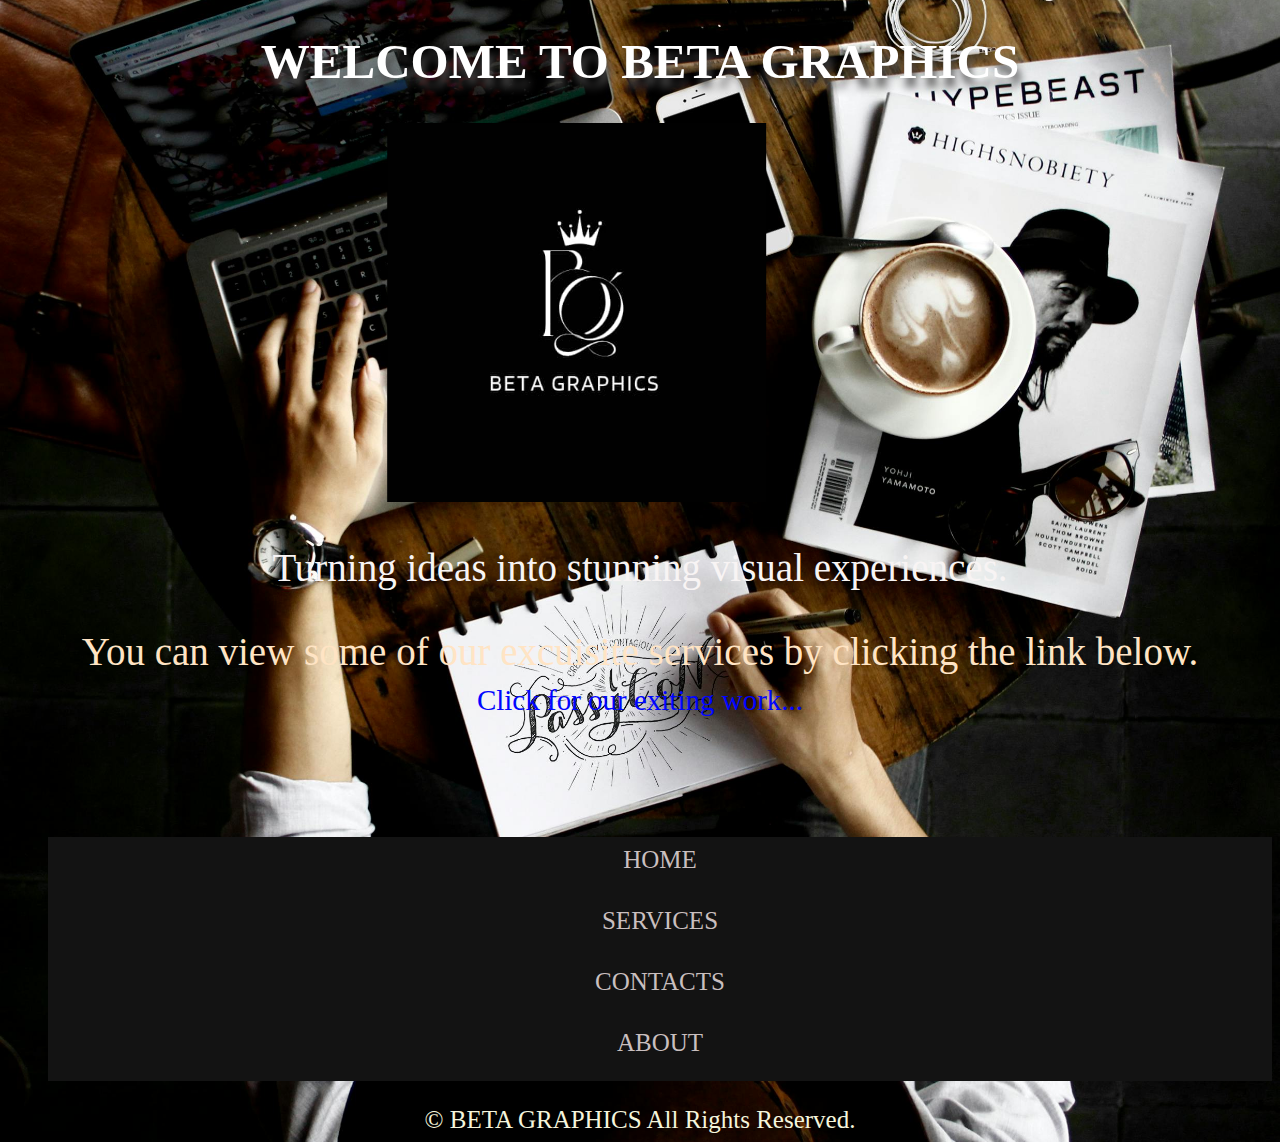
<file: index.html>
<!DOCTYPE html>
<html lang="en">
<head>
    <meta charset="UTF-8">
    <meta name="viewport" content="width=device-width, initial-scale=1.0">
    <title>BETA GRAPHICS</title>
    <link rel="stylesheet" href="style.css">
    <link rel="icon" href="BG.jpg">
    <style>
        body{
            background-image: url(PICTURES/p3.jpeg);
            background-repeat: no-repeat;
            background-position: center;
            background-size: cover;
            color: beige;
        }
        h1{
            color: rgb(241, 241, 117);
            text-shadow: 3px 9px  9px rgb(77, 76, 76);       
          }
        p{
            color: bisque;
        }
    </style>
</head>
<body>
    <section class="s1">
    <h1 id="h1">WELCOME TO BETA GRAPHICS</h1>
    <img src="BG.jpg" id="img" style="margin: 0px;">
    <p id="p1">Turning ideas into stunning visual experiences.</p>
    <p id="p2">You can view some of our excuisite services by clicking the link below. 
        <br><a href="services.html" id="a1" style="text-align: center;">Click for our exiting work...</a></p>
   
    <br><br><br>
</section>
    <nav class="navbar">
    
        <ul style="font-size: 25px;">
            <li><a href="index.html">HOME</a></li>
            <li><a href="services.html">SERVICES</a></li>
            <li><a href="contacts.html">CONTACTS</a></li>
            <li><a href="about.html">ABOUT</a></li>
        </ul>
    </nav>
    <footer style="text-align: center;font-size: 25px;">&copy; BETA GRAPHICS All Rights Reserved.</footer>



    <script src="index.js"></script>
</body>
</html>
</file>
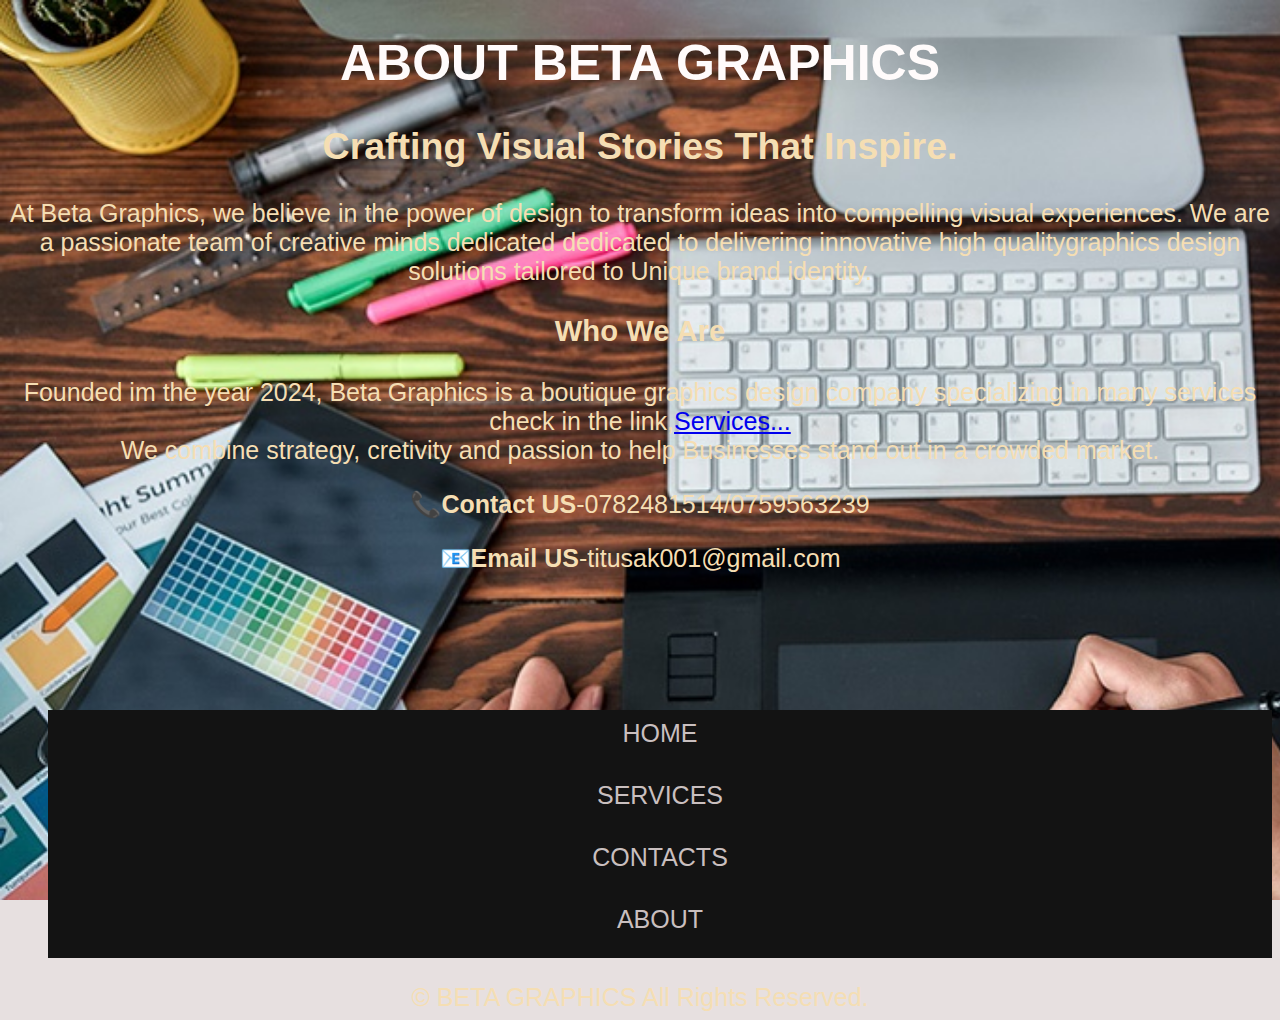
<file: about.html>
<!DOCTYPE html>
<html lang="en">
<head>
    <meta charset="UTF-8">
    <meta name="viewport" content="width=device-width, initial-scale=1.0">
    <title>BETA GRAPHICS</title>
    <link rel="stylesheet" href="style.css">
    <link rel="icon" href="BG.jpg">
    <style>
        body{
            text-align: center;
            font-family:'Lucida Sans', 'Lucida Sans Regular', 'Lucida Grande', 'Lucida Sans Unicode', Geneva, Verdana, sans-serif;
            font-size: 25px;
            background-image: url(PICTURES/p4.jpg);
            background-repeat: no-repeat;
            background-size: cover;
            background-attachment: fixed;
            color:wheat;
        }
    </style>
</head>
<body>
    <h1>ABOUT BETA GRAPHICS</h1>
    <h2>Crafting Visual Stories That Inspire.</h2>
    <p>At Beta Graphics, we believe in the power of design to transform ideas into
        compelling visual experiences. We are a passionate team  of creative minds dedicated 
        dedicated to delivering innovative high qualitygraphics design solutions tailored to Unique
        brand identity. 
    </p>
    <h3>Who We Are</h3>
    <p>
        Founded im the year 2024, Beta Graphics is a boutique graphics design company specializing in many 
        services check in the link,<a href="services.html">Services...</a> <br>
        We combine strategy, cretivity and passion to help Businesses stand out in a crowded market.
    </p>
    <p>📞<strong>Contact US</strong>-0782481514/0759563239</p>
    <p>📧<strong>Email US</strong>-titusak001@gmail.com</p>
    
    

    

    <nav class="navbar"><br><br><br>
        <ul>
            <li><a href="index.html">HOME</a></li>
            <li><a href="services.html">SERVICES</a></li>
            <li><a href="contacts.html">CONTACTS</a></li>
            <li><a href="about.html">ABOUT</a></li>
        </ul>
    </nav>
    <footer>&copy; BETA GRAPHICS All Rights Reserved.</footer>



    <script src="index.js"></script>
</body>
</html>
</file>
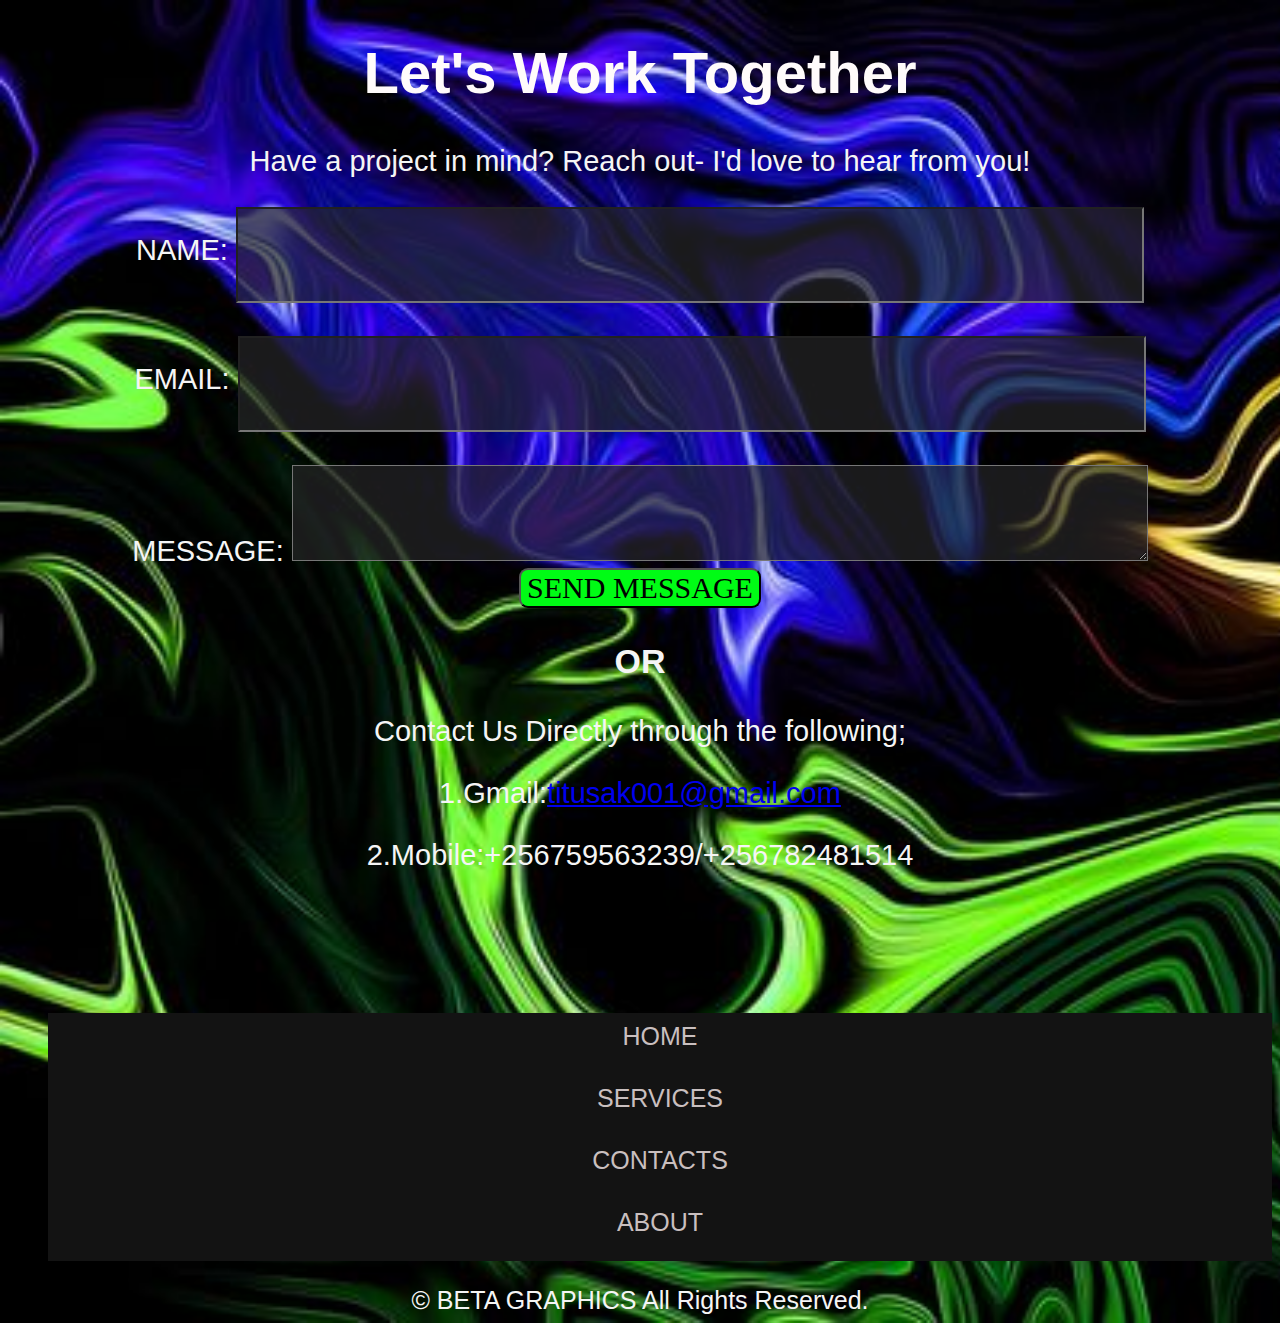
<file: contacts.html>
<!DOCTYPE html>
<html lang="en">
<head>
    <meta charset="UTF-8">
    <meta name="viewport" content="width=device-width, initial-scale=1.0">
    <title>BETA GRAPHICS</title>
    <link rel="stylesheet" href="style.css">
    <link rel="icon" href="BG.jpg"> 
    <style>
        div{
            font-size: 29px;
            font-family: 'Lucida Sans', 'Lucida Sans Regular', 'Lucida Grande', 'Lucida Sans Unicode', Geneva, Verdana, sans-serif;
            text-align: center;
        }
        #message{
            height: 90px;
            width: 850px;
        }
        label{
            font-family: 'Lucida Sans', 'Lucida Sans Regular', 'Lucida Grande', 'Lucida Sans Unicode', Geneva, Verdana, sans-serif;
            font-size: 29px;
        }
        input{
            height: 90px;
            width: 900px;
        }
        #b1{
            font-size: 30px;
            border-radius: 9px;
            font-family: Cambria, Cochin, Georgia, Times, 'Times New Roman', serif;
            
        }
        #b1:hover{
            background-color: rgb(139, 139, 235);
        }
        body{
            text-align: center;
            font-family:'Lucida Sans', 'Lucida Sans Regular', 'Lucida Grande', 'Lucida Sans Unicode', Geneva, Verdana, sans-serif;
            font-size: 25px;
            background-image: url(PICTURES/p1.jpg);
            background-repeat: no-repeat;
            background-size: cover;
            color: whitesmoke;
        }
    </style>
</head>
<body>
    <div class="container">
    <h1>Let's Work Together</h1>
    <p style="text-align: center;">Have a project in mind? Reach out- I'd love to hear from you!</p>
    <form action="https://formsubmit.co/titusak001@gmail.com" method="POST">
        <label for="name">NAME:</label>
        <input type="text" id="name" name="name" required><br><br>
        <label for="email">EMAIL:</label>
        <input type="email" id="email" name="email" required><br><br>
        <label for="message">MESSAGE:</label>
        <textarea id="message" name="message" rows="5" required></textarea><br>
        <button type="submit" id="b1">SEND MESSAGE</button>
    </form>
</div>
<div class="other">
     <h3>OR</h3>
     <p>Contact Us Directly through the following;</p>
     <p>1.Gmail:<a href="mailto:titusak001@gmail">titusak001@gmail.com</a></p>
     <p>2.Mobile:+256759563239/+256782481514</p>    
</div>
    <nav class="navbar"><br><br><br>
        <ul>
            <li><a href="index.html">HOME</a></li>
            <li><a href="services.html">SERVICES</a></li>
            <li><a href="contacts.html">CONTACTS</a></li>
            <li><a href="about.html">ABOUT</a></li>
        </ul>
    </nav>
    <footer>&copy; BETA GRAPHICS All Rights Reserved.</footer>



    <script src="index.js"></script>
</body>
</html>
</file>
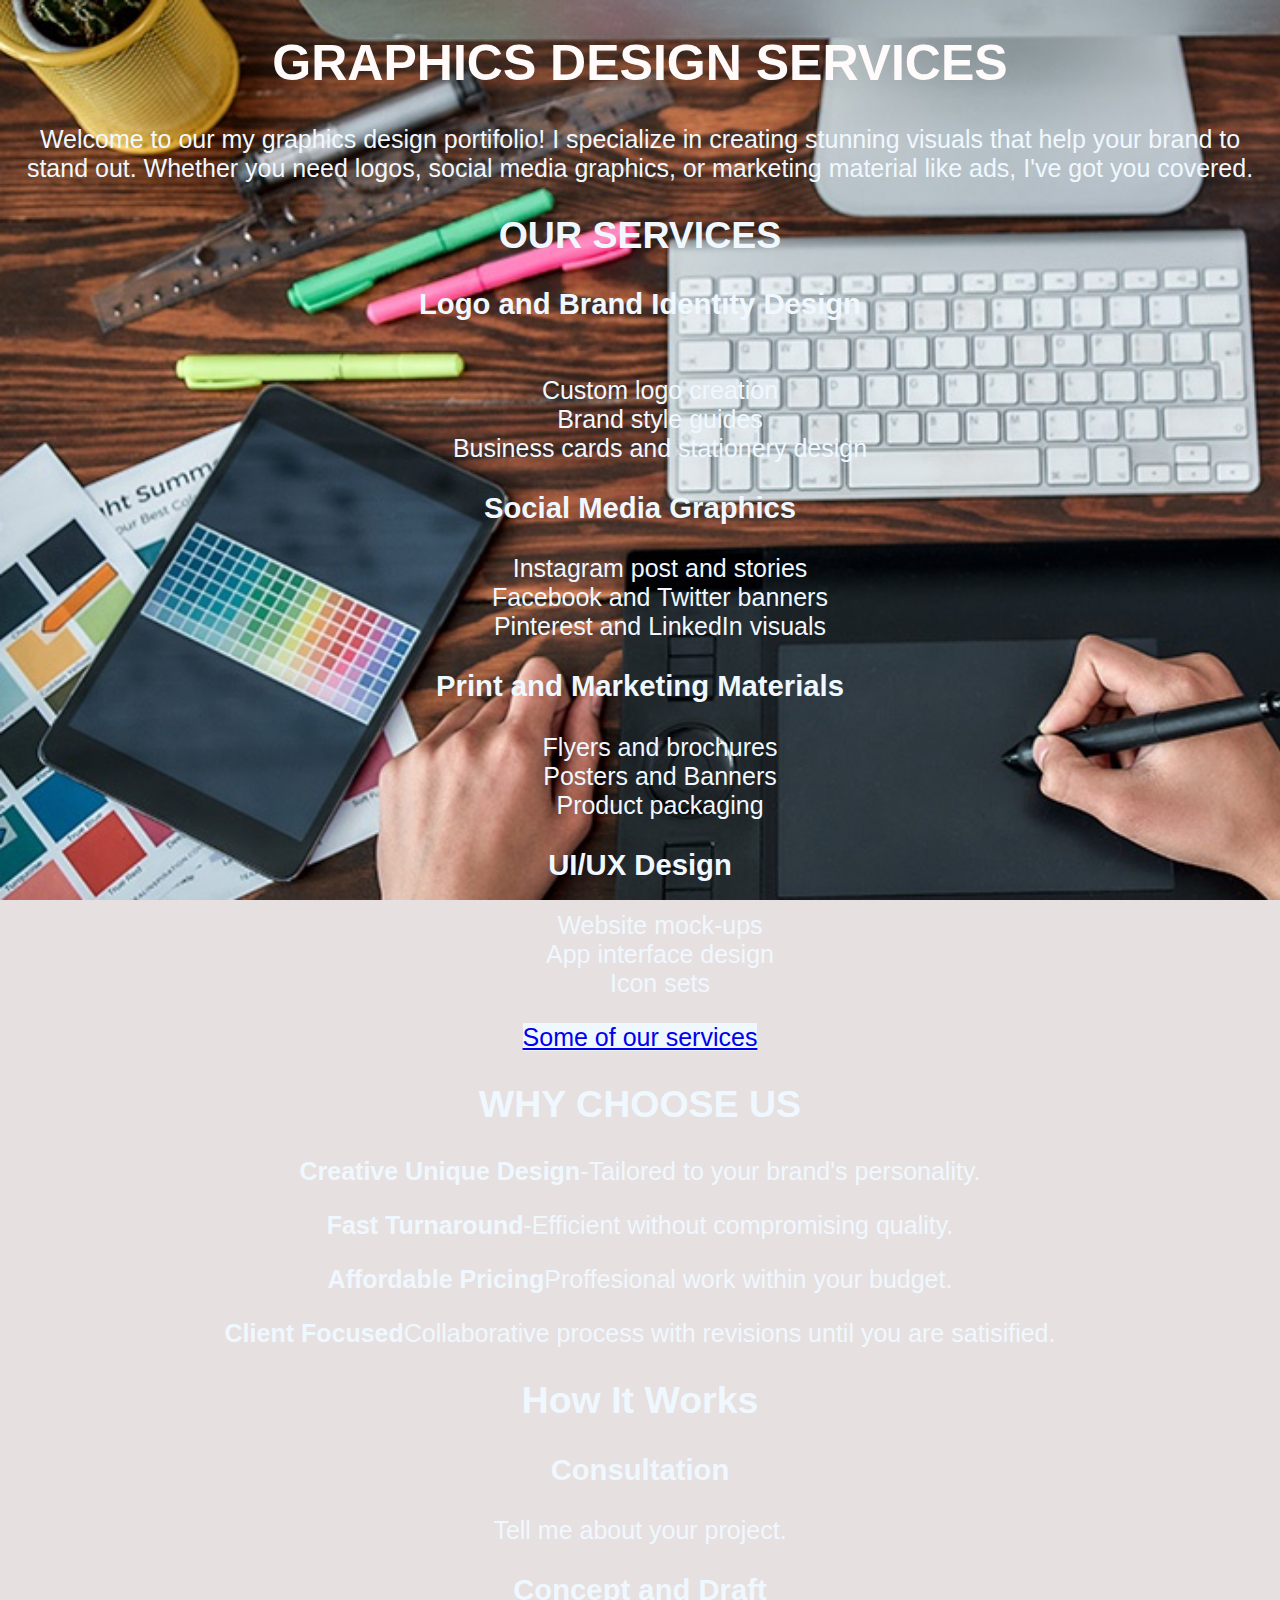
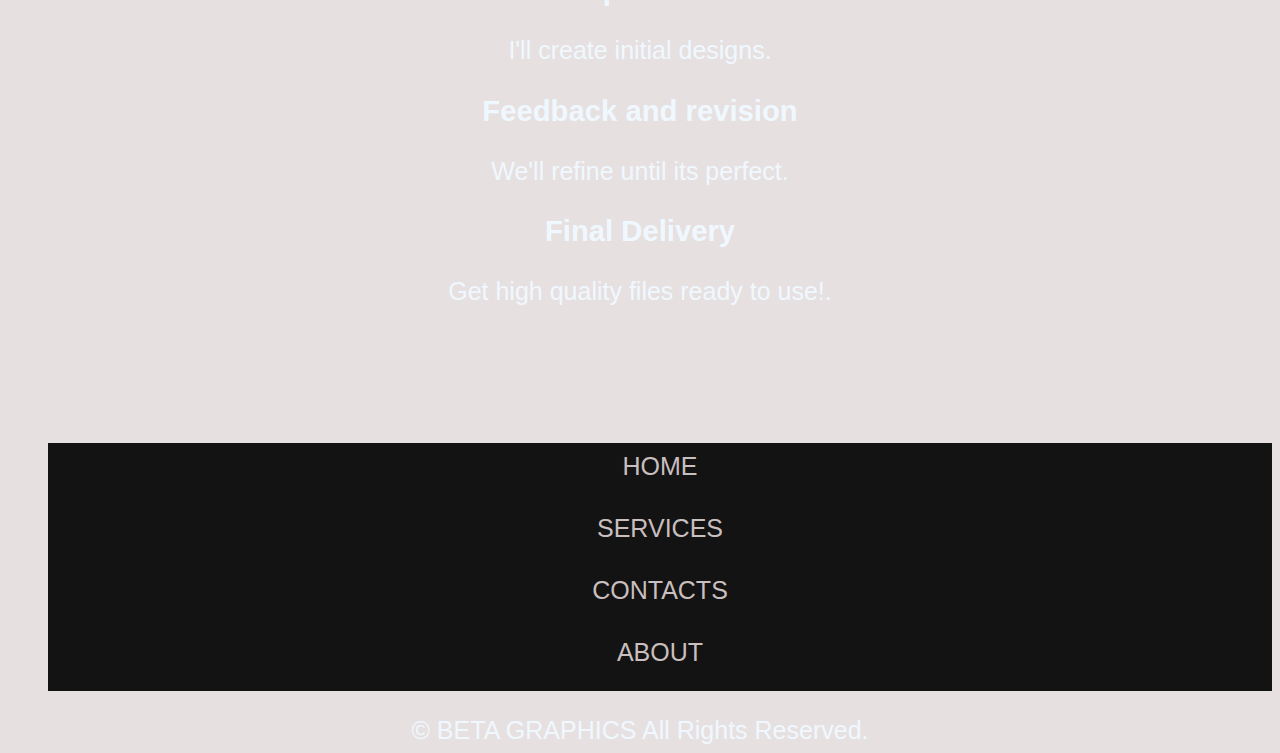
<file: services.html>
<!DOCTYPE html>
<html lang="en">
<head>
    <meta charset="UTF-8">
    <meta name="viewport" content="width=device-width, initial-scale=1.0">
    <title>BETA GRAPHICS</title>
    <link rel="stylesheet" href="style.css">
    <link rel="icon" href="BG.jpg">
    <style>
        body{
            text-align: center;
            font-family:'Lucida Sans', 'Lucida Sans Regular', 'Lucida Grande', 'Lucida Sans Unicode', Geneva, Verdana, sans-serif;
            font-size: 25px;
            background-image: url(PICTURES/p4.jpg);
            background-repeat: no-repeat;
            background-size: cover;
            background-attachment: fixed;
            color: aliceblue;

        }
        li{
            list-style:none ;
        }
        .slider{
            position: relative;
            width: 100%;
            max-width: 800px;
            margin: 0 auto;
            overflow: hidden;
        }
        .slides{
            min-width: 100%;
            box-sizing: border-box;
        }
        .slide img{
            width: 100%;
            height: auto;
            display: block;
        }
        .slide{
            display: none;
        }
        .prev{
            left: 10px;
        }
        .next{
            right: 10px;
        }
        .prev, .next{
            position: absolute;
            top: 50%;
            transform: translateY(-50%);
            background-color:black ;
            color:white ;
            border:none;
            padding: 10px 15px;
            cursor: pointer;
            font-size: 18px;
            z-index: 10;
        }
    </style>
</head>
<body>
    <header>
    <h1>GRAPHICS DESIGN SERVICES</h1>
    <P>Welcome to our my graphics design portifolio! I specialize in creating stunning visuals that
        help your brand to stand out. Whether you need logos, social media graphics, or marketing material
        like ads, I've got you covered.
    </P>
    </header>
    <h2>OUR SERVICES</h2>
    <div class="logo">
        <h3>Logo and Brand Identity Design</h3>
        <div class="slider">
            <div class="slide">
                <img src="Slide/I1.jpg" class="slide"  alt="I1">
                <img src="Slide/I2.jpg" class="slide" alt="I2">
                <img src="Slide/I3.jpg" class="slide" alt="I3">
                <img src="Slide/I4.jpg" class="slide" alt="I4">
                <img src="Slide/I5.jpg" class="slide" alt="I5">
                <img src="Slide/I6.jpg" class="slide"  alt="I6">
            </div>
            <button class="prev" onclick="prevSlide()">&#10094</button>
            <button class="next" onclick="nextSlide()">&#10095</button>
        </div>
        <ul>
            <li>Custom logo creation</li>
            <li>Brand style guides</li>
            <li>Business cards and stationery design</li>
        </ul>
    </div>
    <div class="media">
        <h3>Social Media Graphics</h3>
        <ul>
            <li>Instagram post and stories</li>
            <li>Facebook and Twitter banners</li>
            <li>Pinterest and LinkedIn visuals</li>
        </ul>
    </div>
    <div class="market">
        <h3>Print and Marketing Materials</h3>
        <ul>
            <li>Flyers and brochures</li>
            <li>Posters and Banners</li>
            <li>Product packaging</li>
        </ul>
    </div>
    <div class="UI">
        <h3>UI/UX Design</h3>
        <ul>
            <li>Website mock-ups</li>
            <li>App interface design</li>
            <li>Icon sets</li>
        </ul>
    </div>
    <a href="work.html" style="background-color: aliceblue;">Some of our services</a>
    <div class="why-choose">
        <h2>WHY CHOOSE US</h2>
        <p><strong>Creative Unique Design</strong>-Tailored to your brand's personality.</p>
        <p><strong>Fast Turnaround</strong>-Efficient without compromising quality.</p>
        <p><strong>Affordable Pricing</strong>Proffesional work within your budget.</p>
        <p><strong>Client Focused</strong>Collaborative process with revisions until you are satisified.</p>
    </div>
    <section>
        <h2>How It Works</h2>
        <div class="process-steps">
            <div class="step">
                <div class="step1">
                    <h3>Consultation</h3>
                    <p>Tell me about your project.</p>
                </div>
            <div class="step">
                <div class="step2"> 
                    <h3>Concept and Draft</h3>
                    <p>I'll create initial designs.</p>
                </div>
            </div>    
            </div>
            <div class="step">
                <div class="step3"> 
                    <h3>Feedback and revision</h3>
                    <p>We'll refine until its perfect.</p>
                </div>
            </div>    
            </div>
            <div class="step">
                <div class="step4"> 
                    <h3>Final Delivery</h3>
                    <p>Get high quality files ready to use!.</p>
                </div>
            </div>    
            </div>
        </div>
    </section>
    <br><br><br>
    <nav class="navbar">
        <ul>
            <li><a href="index.html">HOME</a></li>
            <li><a href="services.html">SERVICES</a></li>
            <li><a href="contacts.html">CONTACTS</a></li>
            <li><a href="about.html">ABOUT</a></li>
        </ul>
    </nav>
    <footer>&copy; BETA GRAPHICS All Rights Reserved.</footer>



    <script src="index.js"></script>
</body>
</html>
</file>
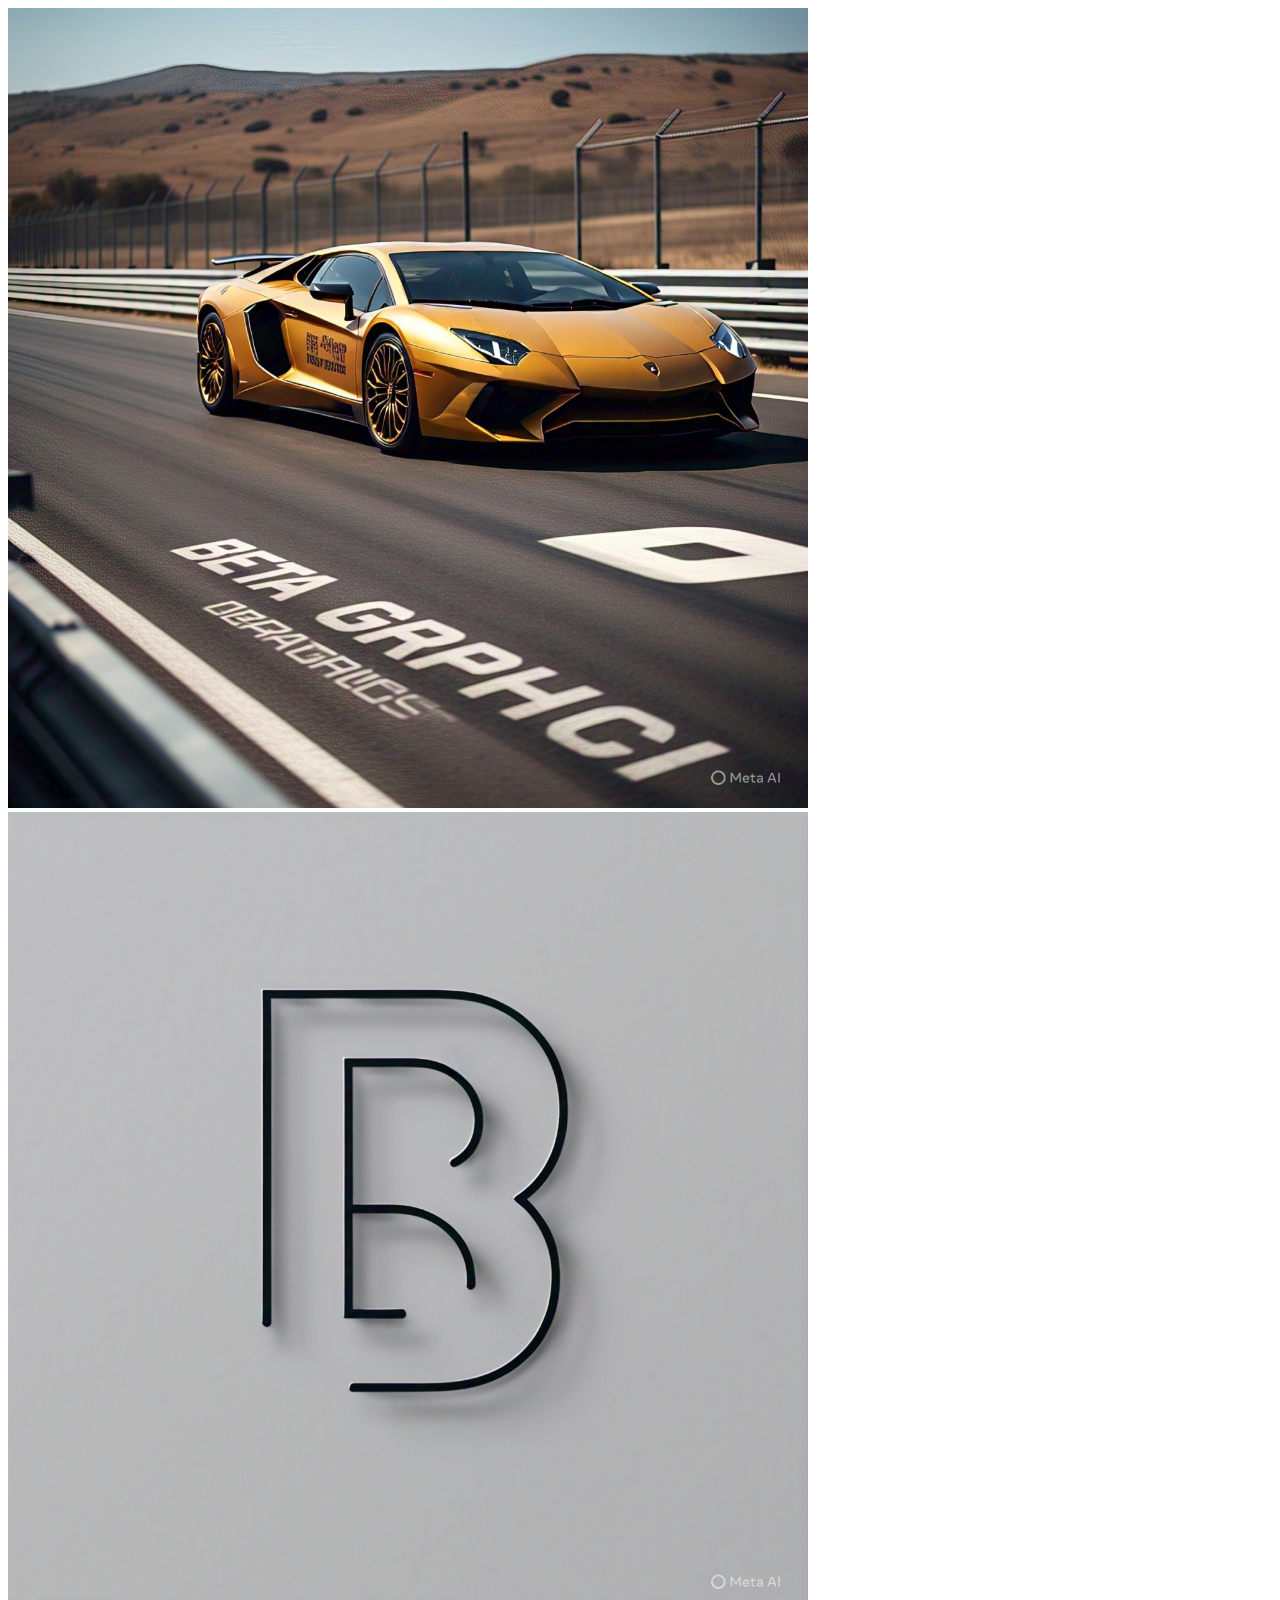
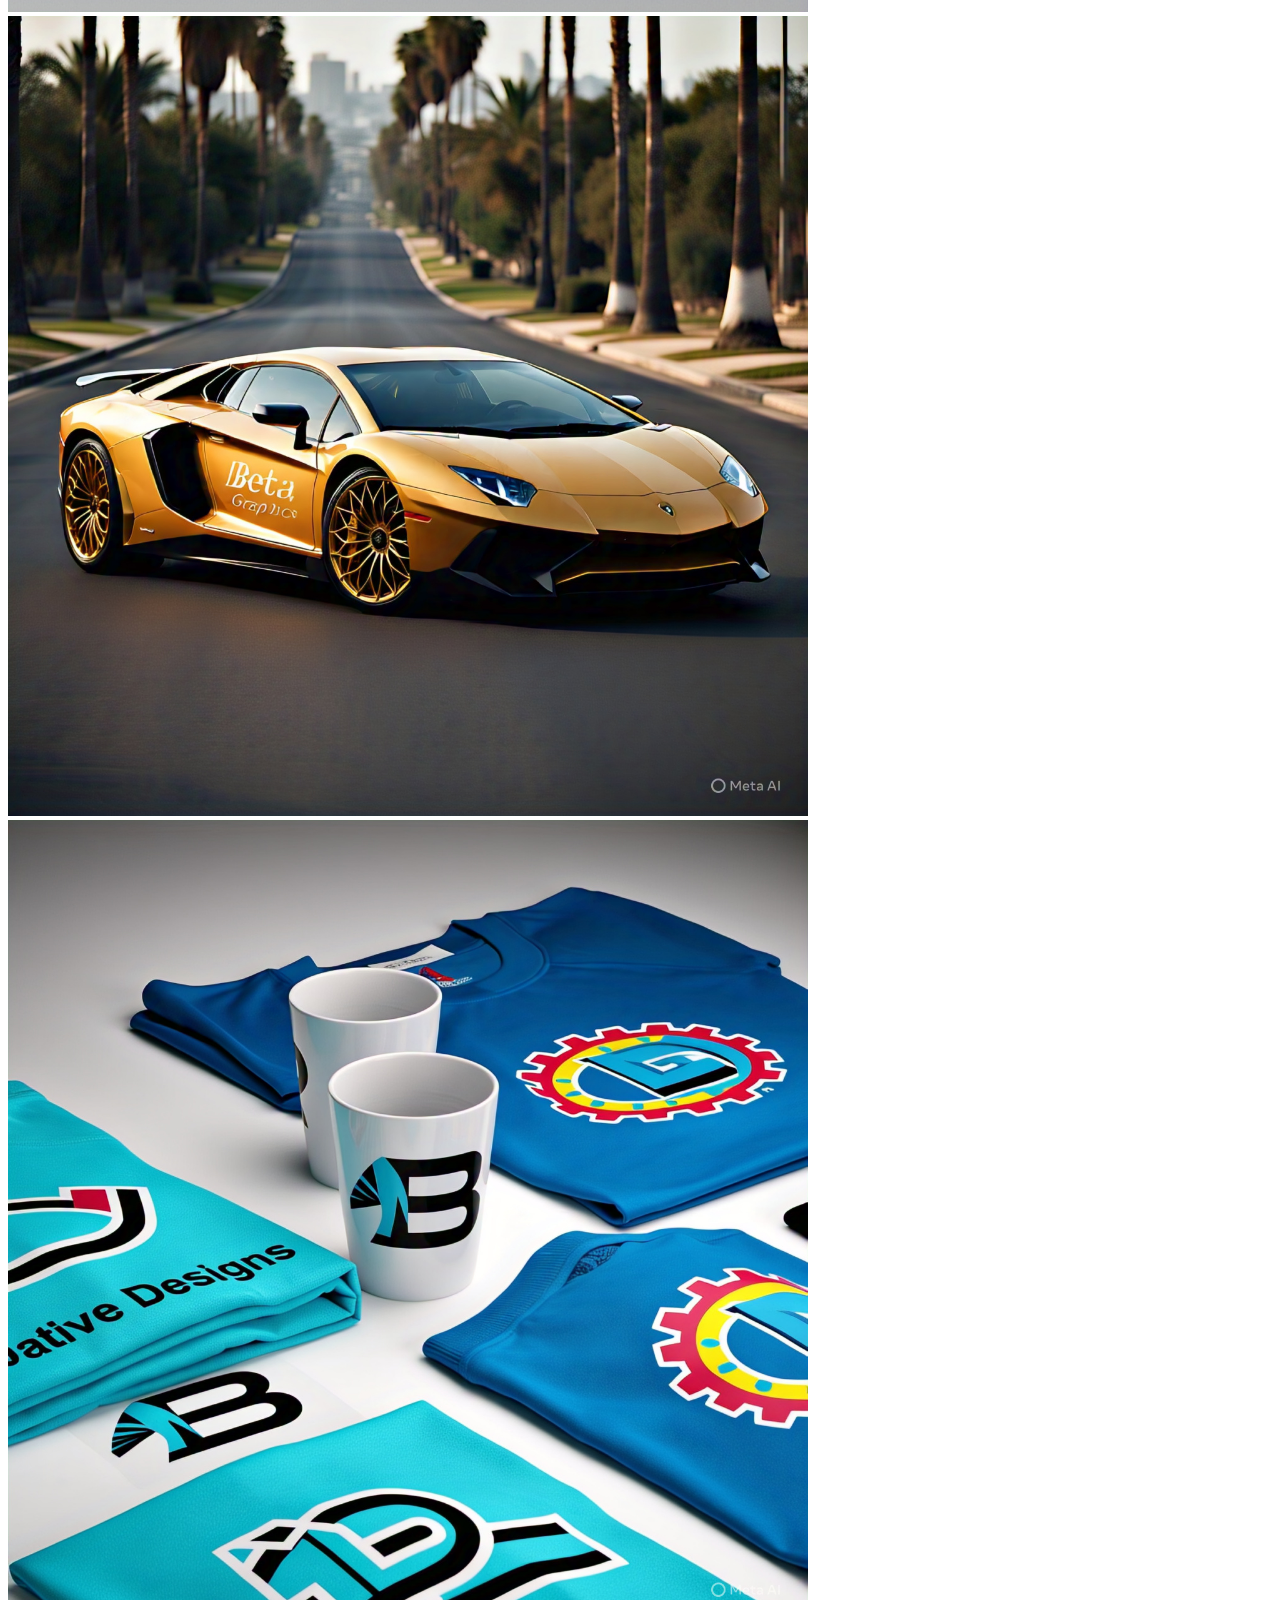
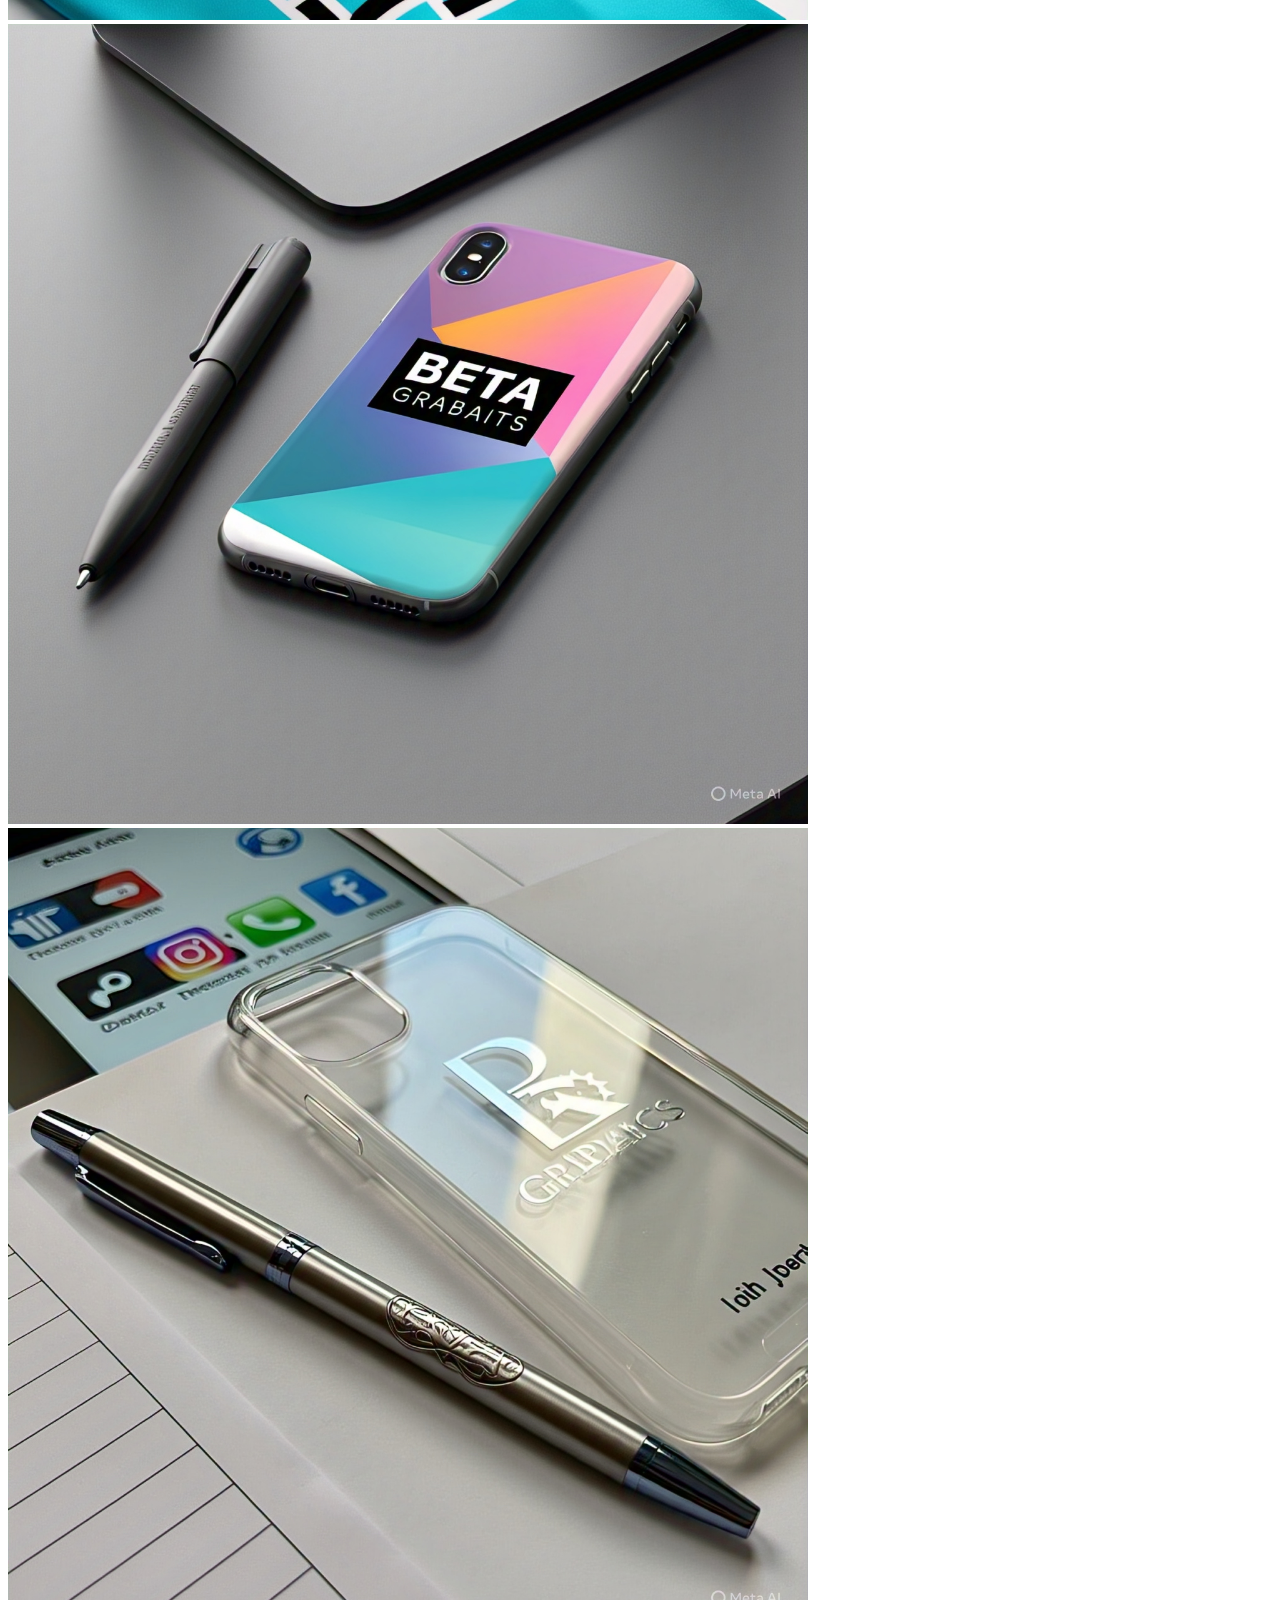
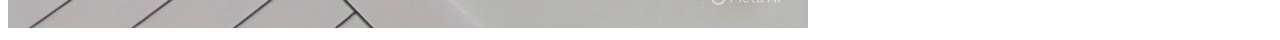
<file: work.html>
<!DOCTYPE html>
<html lang="en">
<head>
    <meta charset="UTF-8">
    <meta name="viewport" content="width=device-width, initial-scale=1.0">
    <title>PICTURES</title>
    <link rel="stylesheet" src="style.css">
    <style>
        .pics{
            width: 100%;
            height: auto;
            display: inline-block;
            margin-right: 0%;
            list-style-image: initial;
            border: 30px;
        }
        img{
            width: 800px;
        }
    </style>
</head>
<body>
    <div class="pics">
        <img src="Slide/I1.jpg" alt="">
        <img src="Slide/I2.jpg" alt="">
        <img src="Slide/I3.jpg" alt="">
        <img src="Slide/I4.jpg" alt="">
        <img src="Slide/I5.jpg" alt="">
        <img src="Slide/I6.jpg" alt="">
    </div>
    
</body>
</html>
</file>
<file: style.css>
/*shared styles for all pages */
body{
    background-color: rgb(231, 224, 224);
}
h1{
    text-align: center;
    color: rgb(255, 251, 251);
    text-shadow: 3px,3px,3px;
}
.navbar a{
    text-decoration: none;
    color:rgb(201, 191, 191);
    text-align: center;
    display: block;
    padding: 9px;

}
.navbar a:hover{
    background-color: rgb(76, 77, 78);
}
.navbar ul{
    list-style-type: none;
    text-align: center;
}
.navbar li{
    background-color: rgb(19, 19, 19);
    padding-bottom: 15px;
    
}
#p1{
    color: rgb(248, 244, 244);
    font-size: 39px;
    text-align: center;
}
#h1{
    font-size: 49px;
    color: rgb(255, 255, 255);
} 
#b1{
    background-color:rgb(0, 252, 21);
}
#b1 :active{
    background-color:rgb(103, 212, 112);
}
#img{
    text-align: cente;
    width: 30%;
    height: auto;
    transform: translateX(100%);
    animation-name: slideleft;
    animation-duration: 3s;
}
@keyframes slideleft{
    from{transform: translateX(300%)}
}
#p2{
    text-align: center;
    font-size: 39px;
}
#a1{
    text-align: center;
    font-size: 29px;
    text-decoration: none;
    transform: translateX(100%);
    color: rgb(1, 5, 255);
}
input{
    background-color: rgba(38, 38, 39, 0.685);
}
textarea{
    background-color: rgb(38, 38, 39,0.685);
}
@media screen and (max-width:600px){
    aside, section,article{
        width: 100%;
    }
}
</file>
